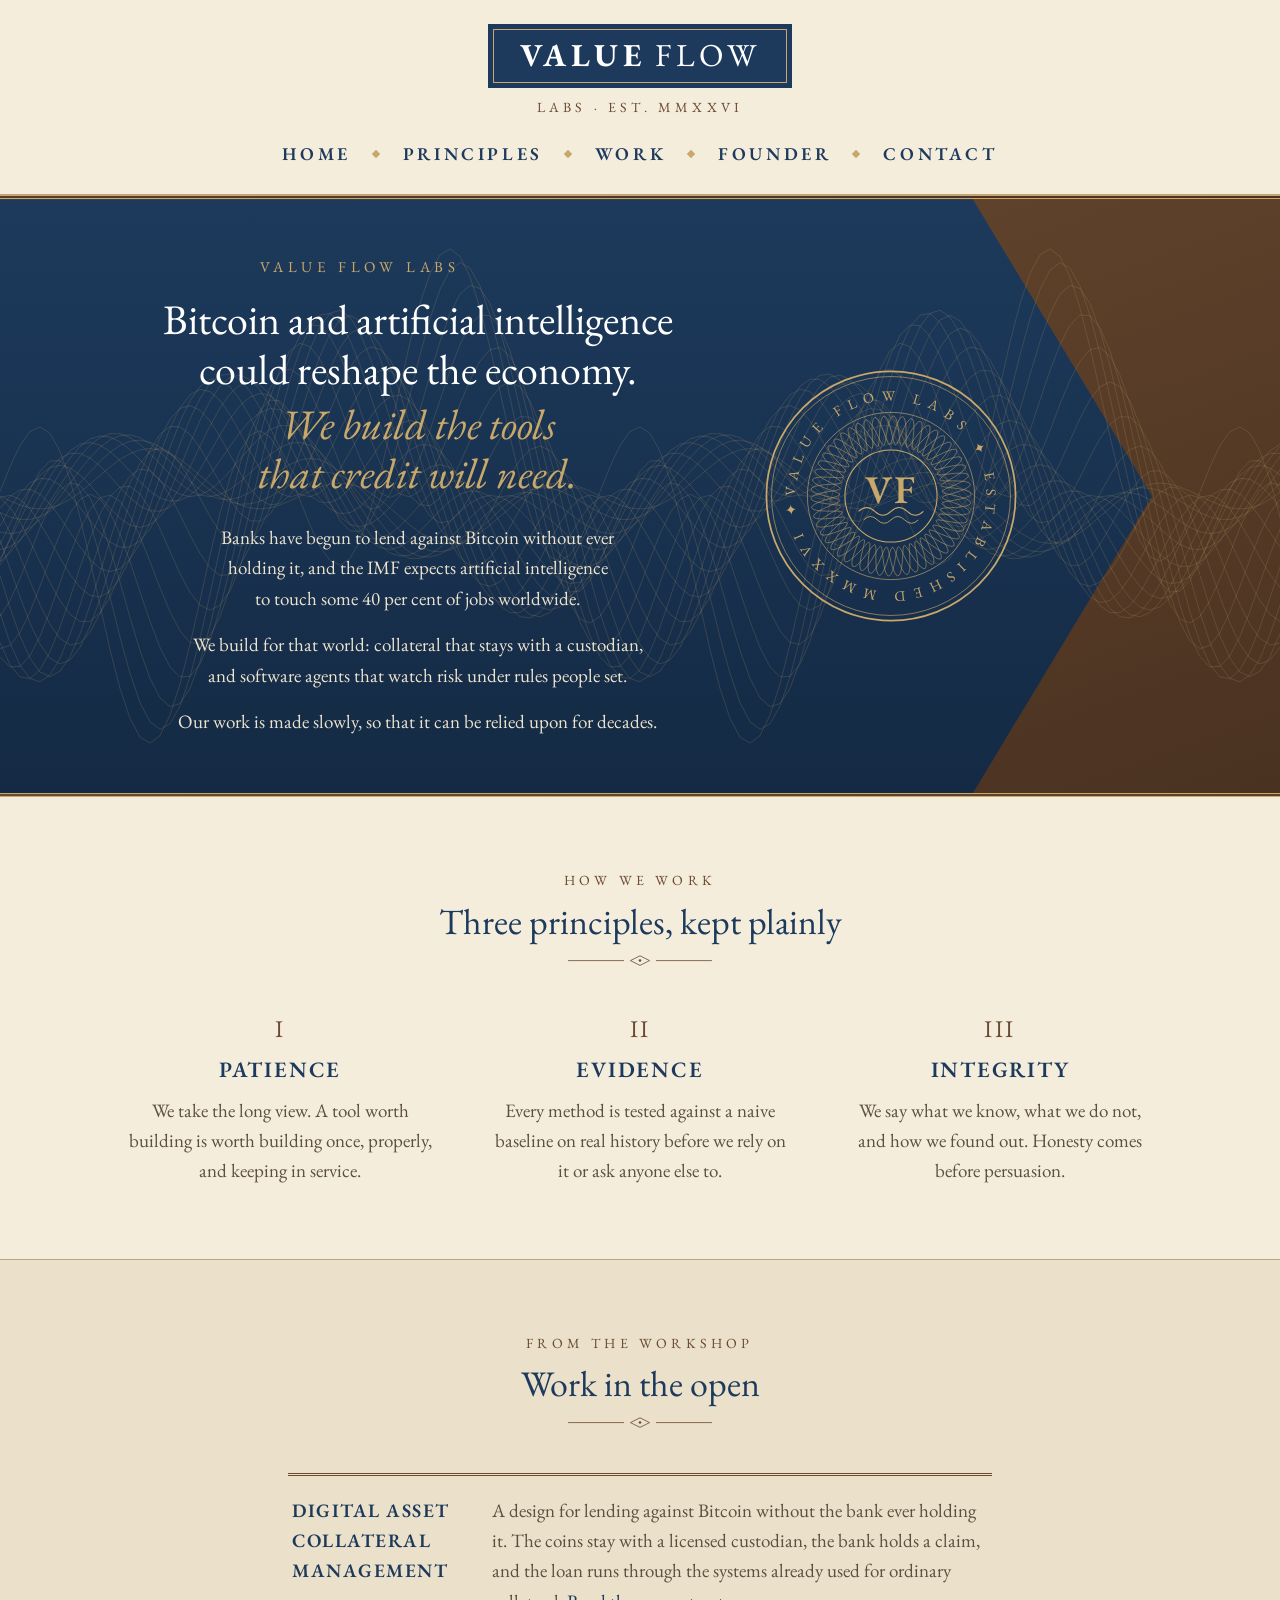
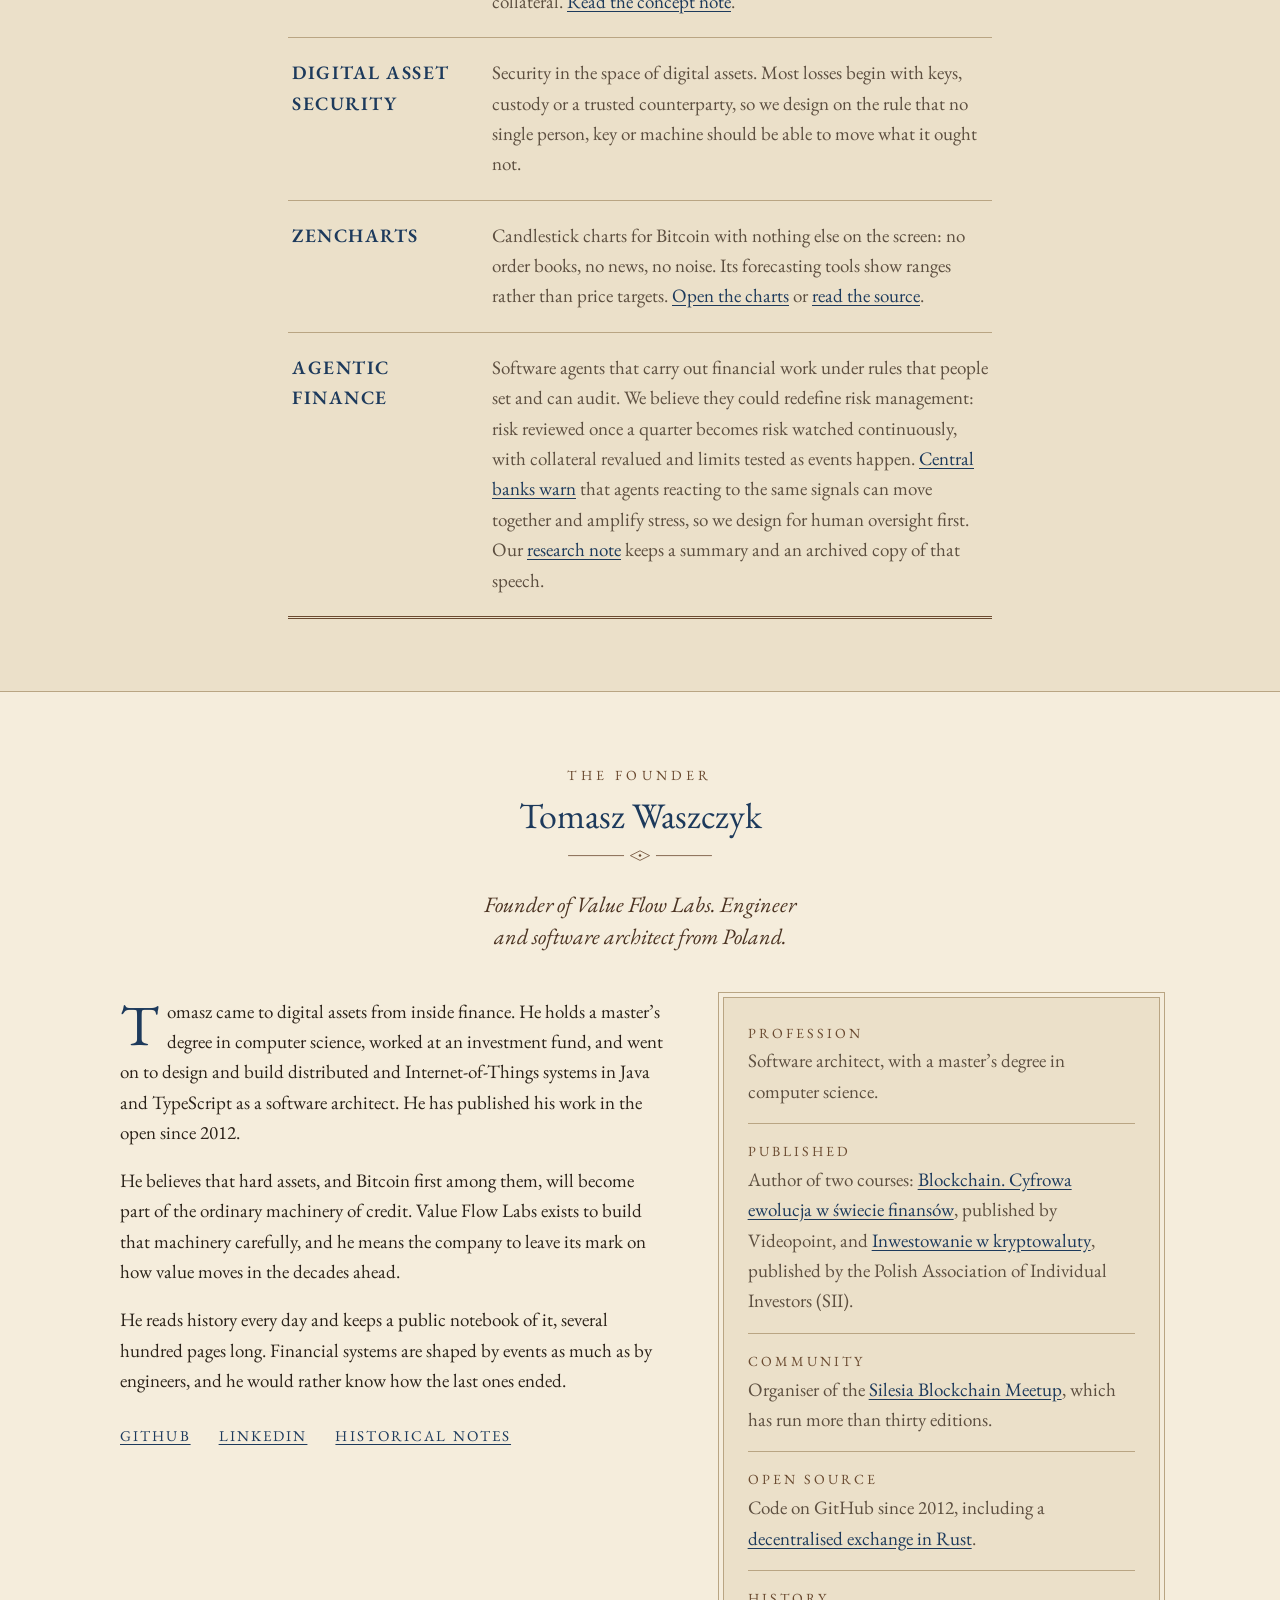
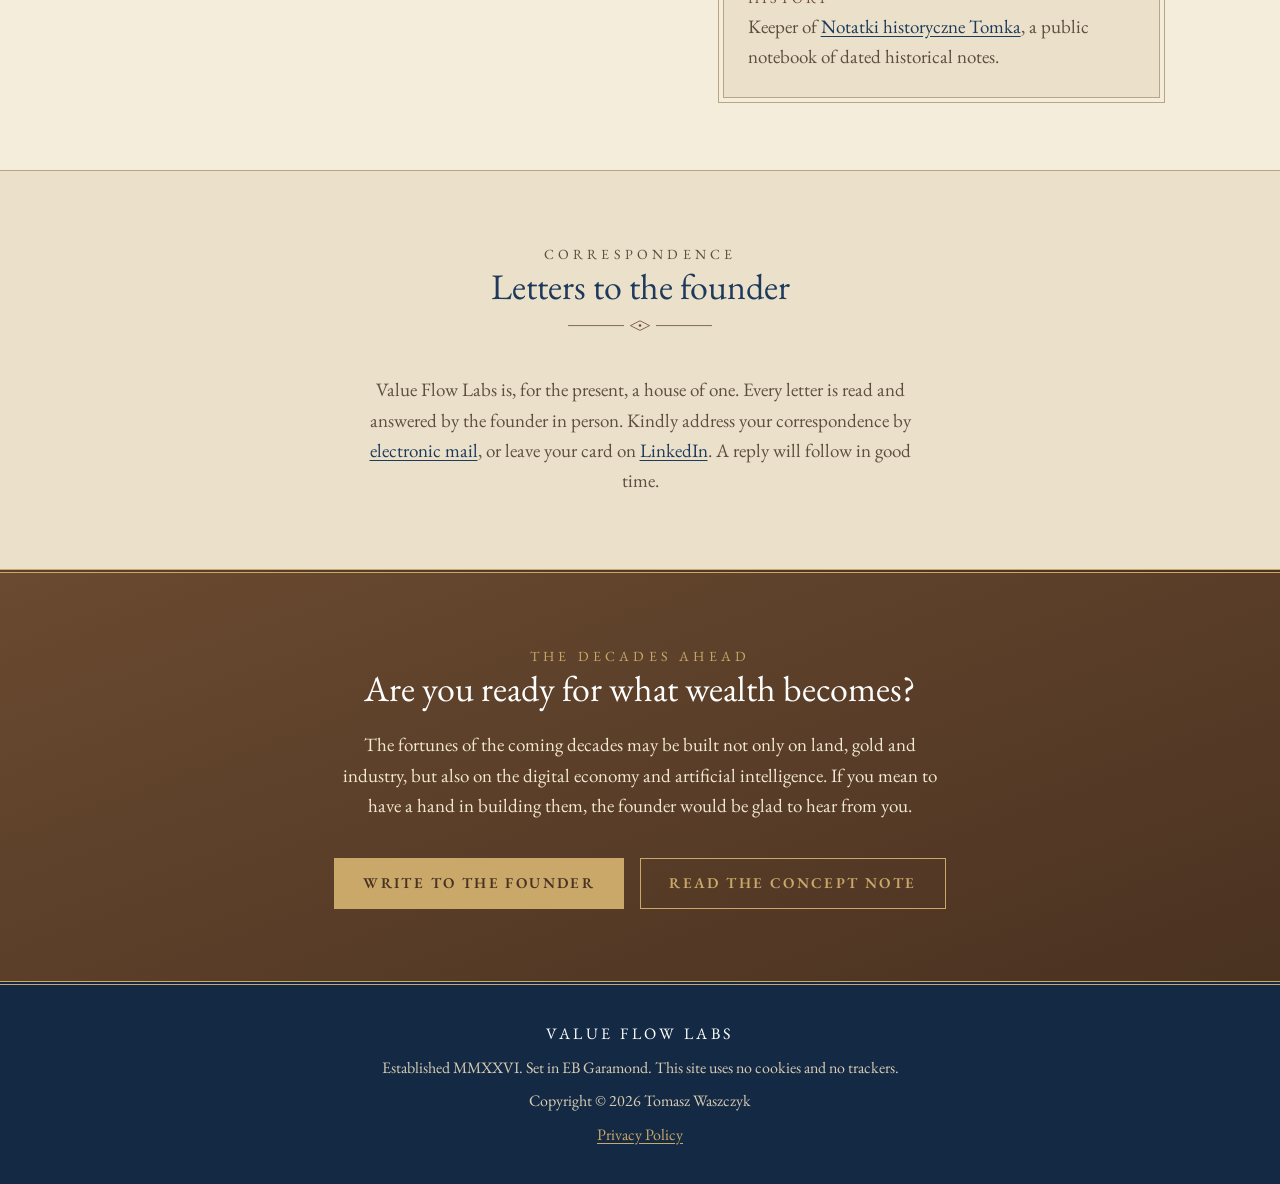
<file: index.html>
<!doctype html>
<html lang="en">
<head>
  <meta charset="utf-8">
  <meta name="viewport" content="width=device-width, initial-scale=1, viewport-fit=cover">
  <title>Value Flow Labs</title>
  <meta name="description" content="Bitcoin and artificial intelligence could reshape the economy. Value Flow Labs builds the tools that credit will need. Established 2026.">
  <meta name="theme-color" content="#1d3a5c">
  <link rel="icon" href="assets/favicon.svg" type="image/svg+xml">
  <link rel="preload" href="assets/fonts/eb-garamond-latin-wght-normal.woff2" as="font" type="font/woff2" crossorigin>
  <link rel="stylesheet" href="style.css?v=13">
  <script src="script.js?v=4" defer></script>
</head>
<body>
  <a class="skip" href="#main">Skip to content</a>

  <header class="masthead" id="top">
    <a class="plate" href="#top" aria-label="Value Flow Labs, home"><span><b>Value</b> Flow</span></a>
    <p class="est">Labs &middot; Est. MMXXVI</p>
    <nav class="nav" aria-label="Main">
      <a href="#top">Home</a>
      <a href="#principles">Principles</a>
      <a href="#work">Work</a>
      <a href="#founder">Founder</a>
      <a href="#contact">Contact</a>
    </nav>
  </header>

  <main id="main">
    <section class="hero" aria-labelledby="hero-title">
      <div class="waves" aria-hidden="true"><i class="wave wave-a"></i><i class="wave wave-b"></i><div class="lens"><div class="lens-inner"><i class="wave wave-a"></i><i class="wave wave-b"></i></div></div></div>
      <div class="wrap">
        <div class="hero-text">
          <p class="hero-kicker">Value Flow Labs</p>
          <h1 id="hero-title">Bitcoin and artificial intelligence could reshape the economy. <em>We build the tools that credit will need.</em></h1>
          <p>Banks have begun to lend against Bitcoin without ever holding it, and the IMF expects artificial intelligence to touch some 40 per cent of jobs worldwide.</p>
          <p>We build for that world: collateral that stays with a custodian, and software agents that watch risk under rules people set.</p>
          <p>Our work is made slowly, so that it can be relied upon for decades.</p>
        </div>

        <svg class="seal" viewBox="0 0 300 300" role="img" aria-label="Seal of Value Flow Labs, established 2026">
          <defs>
            <path id="seal-arc" d="M150,150 m-112,0 a112,112 0 1,1 224,0 a112,112 0 1,1 -224,0"/>
          </defs>
          <g fill="none" stroke="currentColor">
            <circle cx="150" cy="150" r="146" stroke-width="2"/>
            <circle cx="150" cy="150" r="140" stroke-width="0.75"/>
            <circle cx="150" cy="150" r="98" stroke-width="0.75"/>
            <polygon points="227.0,150.0 233.2,151.7 238.6,153.7 242.2,155.8 243.6,157.9 242.7,159.7 239.4,161.3 234.3,162.4 228.0,163.2 221.5,163.6 215.5,163.9 211.0,164.3 208.4,165.0 208.1,166.2 210.0,168.1 213.7,170.7 218.7,173.9 224.2,177.6 229.2,181.4 233.1,184.9 235.1,187.9 235.0,190.0 232.7,191.1 228.6,191.1 223.0,190.1 216.7,188.5 210.5,186.6 205.2,185.0 201.3,184.1 199.3,184.3 199.2,185.8 200.9,188.6 203.9,192.7 207.7,197.7 211.5,203.1 214.6,208.2 216.6,212.5 216.9,215.6 215.6,216.9 212.5,216.6 208.2,214.6 203.1,211.5 197.7,207.7 192.7,203.9 188.6,200.9 185.8,199.2 184.3,199.3 184.1,201.3 185.0,205.2 186.6,210.5 188.5,216.7 190.1,223.0 191.1,228.6 191.1,232.7 190.0,235.0 187.9,235.1 184.9,233.1 181.4,229.2 177.6,224.2 173.9,218.7 170.7,213.7 168.1,210.0 166.2,208.1 165.0,208.4 164.3,211.0 163.9,215.5 163.6,221.5 163.2,228.0 162.4,234.3 161.3,239.4 159.7,242.7 157.9,243.6 155.8,242.2 153.7,238.6 151.7,233.2 150.0,227.0 148.5,220.7 147.3,215.3 146.1,211.5 145.0,209.8 143.6,210.5 142.0,213.4 139.9,218.1 137.5,223.8 134.8,229.8 131.9,235.1 129.1,238.9 126.7,240.8 124.8,240.2 123.6,237.5 123.1,232.7 123.3,226.7 123.9,220.2 124.7,214.0 125.2,208.9 125.3,205.6 124.4,204.3 122.6,205.2 119.7,207.9 115.9,212.0 111.5,216.7 106.9,221.2 102.5,224.8 98.9,226.9 96.4,227.2 95.2,225.4 95.5,221.8 97.1,216.8 99.6,211.0 102.4,205.1 105.2,199.8 107.1,195.7 107.8,193.1 106.9,192.2 104.3,192.9 100.2,194.8 94.9,197.6 89.0,200.4 83.2,202.9 78.2,204.5 74.6,204.8 72.8,203.6 73.1,201.1 75.2,197.5 78.8,193.1 83.3,188.5 88.0,184.1 92.1,180.3 94.8,177.4 95.7,175.6 94.4,174.7 91.1,174.8 86.0,175.3 79.8,176.1 73.3,176.7 67.3,176.9 62.5,176.4 59.8,175.2 59.2,173.3 61.1,170.9 64.9,168.1 70.2,165.2 76.2,162.5 81.9,160.1 86.6,158.0 89.5,156.4 90.2,155.0 88.5,153.9 84.7,152.7 79.3,151.5 73.0,150.0 66.8,148.3 61.4,146.3 57.8,144.2 56.4,142.1 57.3,140.3 60.6,138.7 65.7,137.6 72.0,136.8 78.5,136.4 84.5,136.1 89.0,135.7 91.6,135.0 91.9,133.8 90.0,131.9 86.3,129.3 81.3,126.1 75.8,122.4 70.8,118.6 66.9,115.1 64.9,112.1 65.0,110.0 67.3,108.9 71.4,108.9 77.0,109.9 83.3,111.5 89.5,113.4 94.8,115.0 98.7,115.9 100.7,115.7 100.8,114.2 99.1,111.4 96.1,107.3 92.3,102.3 88.5,96.9 85.4,91.8 83.4,87.5 83.1,84.4 84.4,83.1 87.5,83.4 91.8,85.4 96.9,88.5 102.3,92.3 107.3,96.1 111.4,99.1 114.2,100.8 115.7,100.7 115.9,98.7 115.0,94.8 113.4,89.5 111.5,83.3 109.9,77.0 108.9,71.4 108.9,67.3 110.0,65.0 112.1,64.9 115.1,66.9 118.6,70.8 122.4,75.8 126.1,81.3 129.3,86.3 131.9,90.0 133.8,91.9 135.0,91.6 135.7,89.0 136.1,84.5 136.4,78.5 136.8,72.0 137.6,65.7 138.7,60.6 140.3,57.3 142.1,56.4 144.2,57.8 146.3,61.4 148.3,66.8 150.0,73.0 151.5,79.3 152.7,84.7 153.9,88.5 155.0,90.2 156.4,89.5 158.0,86.6 160.1,81.9 162.5,76.2 165.2,70.2 168.1,64.9 170.9,61.1 173.3,59.2 175.2,59.8 176.4,62.5 176.9,67.3 176.7,73.3 176.1,79.8 175.3,86.0 174.8,91.1 174.7,94.4 175.6,95.7 177.4,94.8 180.3,92.1 184.1,88.0 188.5,83.3 193.1,78.8 197.5,75.2 201.1,73.1 203.6,72.8 204.8,74.6 204.5,78.2 202.9,83.2 200.4,89.0 197.6,94.9 194.8,100.2 192.9,104.3 192.2,106.9 193.1,107.8 195.7,107.1 199.8,105.2 205.1,102.4 211.0,99.6 216.8,97.1 221.8,95.5 225.4,95.2 227.2,96.4 226.9,98.9 224.8,102.5 221.2,106.9 216.7,111.5 212.0,115.9 207.9,119.7 205.2,122.6 204.3,124.4 205.6,125.3 208.9,125.2 214.0,124.7 220.2,123.9 226.7,123.3 232.7,123.1 237.5,123.6 240.2,124.8 240.8,126.7 238.9,129.1 235.1,131.9 229.8,134.8 223.8,137.5 218.1,139.9 213.4,142.0 210.5,143.6 209.8,145.0 211.5,146.1 215.3,147.3 220.7,148.5 227.0,150.0" stroke-width="0.6"/>
            <polygon points="241.7,150.0 237.5,151.8 231.8,153.4 225.4,154.7 219.2,155.8 214.0,156.7 210.6,157.7 209.4,158.8 210.5,160.2 213.7,162.2 218.6,164.6 224.3,167.4 230.0,170.5 234.9,173.7 238.1,176.6 239.3,179.0 238.2,180.7 234.9,181.6 229.8,181.6 223.6,180.9 217.1,179.9 211.2,178.8 206.5,178.0 203.6,178.0 202.7,179.0 203.9,181.1 206.8,184.4 210.9,188.6 215.3,193.4 219.4,198.3 222.5,202.7 224.0,206.2 223.7,208.4 221.4,209.1 217.5,208.2 212.4,206.1 206.6,203.2 201.0,200.0 196.1,197.1 192.4,195.1 190.2,194.7 189.6,195.9 190.5,198.9 192.4,203.4 194.8,209.1 197.3,215.2 199.3,221.0 200.3,225.8 200.1,229.0 198.6,230.2 195.9,229.4 192.2,226.7 188.0,222.6 183.6,217.7 179.6,212.8 176.2,208.8 173.7,206.3 172.1,205.8 171.4,207.5 171.3,211.2 171.7,216.7 172.0,223.0 172.2,229.5 171.9,235.3 171.0,239.6 169.5,241.9 167.5,241.7 165.1,239.3 162.5,234.9 160.0,229.2 157.7,223.1 155.7,217.4 154.0,212.9 152.5,210.4 151.3,210.2 150.0,212.3 148.6,216.4 147.0,222.0 145.1,228.3 142.9,234.3 140.6,239.1 138.4,242.2 136.3,243.0 134.5,241.4 133.3,237.6 132.6,232.1 132.3,225.7 132.2,219.2 132.3,213.5 132.1,209.3 131.4,207.2 130.1,207.3 127.9,209.5 124.9,213.4 121.3,218.4 117.2,223.6 113.2,228.2 109.6,231.5 106.7,232.9 104.8,232.2 104.1,229.4 104.6,224.9 106.1,219.2 108.2,213.0 110.4,207.0 112.2,202.1 113.1,198.6 112.7,197.0 110.9,197.3 107.6,199.1 103.1,202.1 97.8,205.6 92.2,209.0 87.0,211.6 82.9,213.0 80.2,212.8 79.3,211.0 80.2,207.7 82.8,203.3 86.4,198.3 90.6,193.2 94.5,188.6 97.5,184.9 99.0,182.4 98.5,181.2 96.1,181.1 91.8,182.0 86.1,183.4 79.8,184.9 73.5,186.0 68.1,186.5 64.3,186.0 62.6,184.6 63.1,182.3 65.8,179.3 70.2,175.9 75.6,172.5 81.2,169.2 86.2,166.4 89.7,164.1 91.2,162.5 90.4,161.4 87.4,160.6 82.5,160.0 76.4,159.3 69.9,158.4 63.9,157.2 59.2,155.7 56.5,153.9 56.2,152.0 58.3,150.0 62.5,148.2 68.2,146.6 74.6,145.3 80.8,144.2 86.0,143.3 89.4,142.3 90.6,141.2 89.5,139.8 86.3,137.8 81.4,135.4 75.7,132.6 70.0,129.5 65.1,126.3 61.9,123.4 60.7,121.0 61.8,119.3 65.1,118.4 70.2,118.4 76.4,119.1 82.9,120.1 88.8,121.2 93.5,122.0 96.4,122.0 97.3,121.0 96.1,118.9 93.2,115.6 89.1,111.4 84.7,106.6 80.6,101.7 77.5,97.3 76.0,93.8 76.3,91.6 78.6,90.9 82.5,91.8 87.6,93.9 93.4,96.8 99.0,100.0 103.9,102.9 107.6,104.9 109.8,105.3 110.4,104.1 109.5,101.1 107.6,96.6 105.2,90.9 102.7,84.8 100.7,79.0 99.7,74.2 99.9,71.0 101.4,69.8 104.1,70.6 107.8,73.3 112.0,77.4 116.4,82.3 120.4,87.2 123.8,91.2 126.3,93.7 127.9,94.2 128.6,92.5 128.7,88.8 128.3,83.3 128.0,77.0 127.8,70.5 128.1,64.7 129.0,60.4 130.5,58.1 132.5,58.3 134.9,60.7 137.5,65.1 140.0,70.8 142.3,76.9 144.3,82.6 146.0,87.1 147.5,89.6 148.7,89.8 150.0,87.7 151.4,83.6 153.0,78.0 154.9,71.7 157.1,65.7 159.4,60.9 161.6,57.8 163.7,57.0 165.5,58.6 166.7,62.4 167.4,67.9 167.7,74.3 167.8,80.8 167.7,86.5 167.9,90.7 168.6,92.8 169.9,92.7 172.1,90.5 175.1,86.6 178.7,81.6 182.8,76.4 186.8,71.8 190.4,68.5 193.3,67.1 195.2,67.8 195.9,70.6 195.4,75.1 193.9,80.8 191.8,87.0 189.6,93.0 187.8,97.9 186.9,101.4 187.3,103.0 189.1,102.7 192.4,100.9 196.9,97.9 202.2,94.4 207.8,91.0 213.0,88.4 217.1,87.0 219.8,87.2 220.7,89.0 219.8,92.3 217.2,96.7 213.6,101.7 209.4,106.8 205.5,111.4 202.5,115.1 201.0,117.6 201.5,118.8 203.9,118.9 208.2,118.0 213.9,116.6 220.2,115.1 226.5,114.0 231.9,113.5 235.7,114.0 237.4,115.4 236.9,117.7 234.2,120.7 229.8,124.1 224.4,127.5 218.8,130.8 213.8,133.6 210.3,135.9 208.8,137.5 209.6,138.6 212.6,139.4 217.5,140.0 223.6,140.7 230.1,141.6 236.1,142.8 240.8,144.3 243.5,146.1 243.8,148.0 241.7,150.0" stroke-width="0.6"/>
            <polygon points="212.3,150.0 210.2,151.3 210.4,152.5 212.9,154.0 217.4,155.7 223.1,157.7 229.2,160.0 234.9,162.5 239.3,165.1 241.7,167.5 241.9,169.5 239.6,171.0 235.3,171.9 229.5,172.2 223.0,172.0 216.7,171.7 211.2,171.3 207.5,171.4 205.8,172.1 206.3,173.7 208.8,176.2 212.8,179.6 217.7,183.6 222.6,188.0 226.7,192.2 229.4,195.9 230.2,198.6 229.0,200.1 225.8,200.3 221.0,199.3 215.2,197.3 209.1,194.8 203.4,192.4 198.9,190.5 195.9,189.6 194.7,190.2 195.1,192.4 197.1,196.1 200.0,201.0 203.2,206.6 206.1,212.4 208.2,217.5 209.1,221.4 208.4,223.7 206.2,224.0 202.7,222.5 198.3,219.4 193.4,215.3 188.6,210.9 184.4,206.8 181.1,203.9 179.0,202.7 178.0,203.6 178.0,206.5 178.8,211.2 179.9,217.1 180.9,223.6 181.6,229.8 181.6,234.9 180.7,238.2 179.0,239.3 176.6,238.1 173.7,234.9 170.5,230.0 167.4,224.3 164.6,218.6 162.2,213.7 160.2,210.5 158.8,209.4 157.7,210.6 156.7,214.0 155.8,219.2 154.7,225.4 153.4,231.8 151.8,237.5 150.0,241.7 148.0,243.8 146.1,243.5 144.3,240.8 142.8,236.1 141.6,230.1 140.7,223.6 140.0,217.5 139.4,212.6 138.6,209.6 137.5,208.8 135.9,210.3 133.6,213.8 130.8,218.8 127.5,224.4 124.1,229.8 120.7,234.2 117.7,236.9 115.4,237.4 114.0,235.7 113.5,231.9 114.0,226.5 115.1,220.2 116.6,213.9 118.0,208.2 118.9,203.9 118.8,201.5 117.6,201.0 115.1,202.5 111.4,205.5 106.8,209.4 101.7,213.6 96.7,217.2 92.3,219.8 89.0,220.7 87.2,219.8 87.0,217.1 88.4,213.0 91.0,207.8 94.4,202.2 97.9,196.9 100.9,192.4 102.7,189.1 103.0,187.3 101.4,186.9 97.9,187.8 93.0,189.6 87.0,191.8 80.8,193.9 75.1,195.4 70.6,195.9 67.8,195.2 67.1,193.3 68.5,190.4 71.8,186.8 76.4,182.8 81.6,178.7 86.6,175.1 90.5,172.1 92.7,169.9 92.8,168.6 90.7,167.9 86.5,167.7 80.8,167.8 74.3,167.7 67.9,167.4 62.4,166.7 58.6,165.5 57.0,163.7 57.8,161.6 60.9,159.4 65.7,157.1 71.7,154.9 78.0,153.0 83.6,151.4 87.7,150.0 89.8,148.7 89.6,147.5 87.1,146.0 82.6,144.3 76.9,142.3 70.8,140.0 65.1,137.5 60.7,134.9 58.3,132.5 58.1,130.5 60.4,129.0 64.7,128.1 70.5,127.8 77.0,128.0 83.3,128.3 88.8,128.7 92.5,128.6 94.2,127.9 93.7,126.3 91.2,123.8 87.2,120.4 82.3,116.4 77.4,112.0 73.3,107.8 70.6,104.1 69.8,101.4 71.0,99.9 74.2,99.7 79.0,100.7 84.8,102.7 90.9,105.2 96.6,107.6 101.1,109.5 104.1,110.4 105.3,109.8 104.9,107.6 102.9,103.9 100.0,99.0 96.8,93.4 93.9,87.6 91.8,82.5 90.9,78.6 91.6,76.3 93.8,76.0 97.3,77.5 101.7,80.6 106.6,84.7 111.4,89.1 115.6,93.2 118.9,96.1 121.0,97.3 122.0,96.4 122.0,93.5 121.2,88.8 120.1,82.9 119.1,76.4 118.4,70.2 118.4,65.1 119.3,61.8 121.0,60.7 123.4,61.9 126.3,65.1 129.5,70.0 132.6,75.7 135.4,81.4 137.8,86.3 139.8,89.5 141.2,90.6 142.3,89.4 143.3,86.0 144.2,80.8 145.3,74.6 146.6,68.2 148.2,62.5 150.0,58.3 152.0,56.2 153.9,56.5 155.7,59.2 157.2,63.9 158.4,69.9 159.3,76.4 160.0,82.5 160.6,87.4 161.4,90.4 162.5,91.2 164.1,89.7 166.4,86.2 169.2,81.2 172.5,75.6 175.9,70.2 179.3,65.8 182.3,63.1 184.6,62.6 186.0,64.3 186.5,68.1 186.0,73.5 184.9,79.8 183.4,86.1 182.0,91.8 181.1,96.1 181.2,98.5 182.4,99.0 184.9,97.5 188.6,94.5 193.2,90.6 198.3,86.4 203.3,82.8 207.7,80.2 211.0,79.3 212.8,80.2 213.0,82.9 211.6,87.0 209.0,92.2 205.6,97.8 202.1,103.1 199.1,107.6 197.3,110.9 197.0,112.7 198.6,113.1 202.1,112.2 207.0,110.4 213.0,108.2 219.2,106.1 224.9,104.6 229.4,104.1 232.2,104.8 232.9,106.7 231.5,109.6 228.2,113.2 223.6,117.2 218.4,121.3 213.4,124.9 209.5,127.9 207.3,130.1 207.2,131.4 209.3,132.1 213.5,132.3 219.2,132.2 225.7,132.3 232.1,132.6 237.6,133.3 241.4,134.5 243.0,136.3 242.2,138.4 239.1,140.6 234.3,142.9 228.3,145.1 222.0,147.0 216.4,148.6 212.3,150.0" stroke-width="0.6"/>
            <circle cx="150" cy="150" r="54" stroke-width="1.25"/>
            <path d="M112,168 q9.5,-9 19,0 t19,0 t19,0 t19,0" stroke-width="1.25"/>
            <path d="M118,178 q8,-8 16,0 t16,0 t16,0 t16,0" stroke-width="1"/>
          </g>
          <text fill="currentColor" font-family="'EB Garamond', Georgia, serif" font-size="17">
            <textPath href="#seal-arc" startOffset="0" textLength="696">VALUE FLOW LABS ✦ ESTABLISHED MMXXVI ✦</textPath>
          </text>
          <text x="150" y="158" text-anchor="middle" fill="currentColor" font-family="'EB Garamond', Georgia, serif" font-size="46" font-weight="600" letter-spacing="2">VF</text>
        </svg>
      </div>
    </section>

    <section class="section" id="principles" aria-labelledby="principles-title">
      <div class="wrap">
        <p class="kicker">How we work</p>
        <h2 id="principles-title">Three principles, kept plainly</h2>
        <svg class="ornament" viewBox="0 0 180 14" aria-hidden="true">
          <g fill="none" stroke="currentColor" stroke-width="1">
            <path d="M0,7 H70"/><path d="M110,7 H180"/>
            <path d="M78,7 l12,-6 l12,6 l-12,6 z"/>
          </g>
          <circle cx="90" cy="7" r="1.6" fill="currentColor"/>
        </svg>

        <ol class="principles">
          <li>
            <span class="numeral" aria-hidden="true">I</span>
            <h3>Patience</h3>
            <p>We take the long view. A tool worth building is worth building once, properly, and keeping in service.</p>
          </li>
          <li>
            <span class="numeral" aria-hidden="true">II</span>
            <h3>Evidence</h3>
            <p>Every method is tested against a naive baseline on real history before we rely on it or ask anyone else to.</p>
          </li>
          <li>
            <span class="numeral" aria-hidden="true">III</span>
            <h3>Integrity</h3>
            <p>We say what we know, what we do not, and how we found out. Honesty comes before persuasion.</p>
          </li>
        </ol>
      </div>
    </section>

    <section class="section shade" id="work" aria-labelledby="work-title">
      <div class="wrap">
        <p class="kicker">From the workshop</p>
        <h2 id="work-title">Work in the open</h2>
        <svg class="ornament" viewBox="0 0 180 14" aria-hidden="true">
          <g fill="none" stroke="currentColor" stroke-width="1">
            <path d="M0,7 H70"/><path d="M110,7 H180"/>
            <path d="M78,7 l12,-6 l12,6 l-12,6 z"/>
          </g>
          <circle cx="90" cy="7" r="1.6" fill="currentColor"/>
        </svg>

        <dl class="ledger">
          <div>
            <dt>Digital Asset Collateral Management</dt>
            <dd>A design for lending against Bitcoin without the bank ever holding it. The coins stay with a licensed custodian, the bank holds a claim, and the loan runs through the systems already used for ordinary collateral. <a href="https://github.com/TomaszWaszczyk/digital-asset-collateral-management-system">Read the concept note</a>.</dd>
          </div>
          <div>
            <dt>Digital Asset Security</dt>
            <dd>Security in the space of digital assets. Most losses begin with keys, custody or a trusted counterparty, so we design on the rule that no single person, key or machine should be able to move what it ought not.</dd>
          </div>
          <div>
            <dt>ZenCharts</dt>
            <dd>Candlestick charts for Bitcoin with nothing else on the screen: no order books, no news, no noise. Its forecasting tools show ranges rather than price targets. <a href="https://zencharts.vercel.app/">Open the charts</a> or <a href="https://github.com/valueflowlabs/zencharts">read the source</a>.</dd>
          </div>
          <div>
            <dt>Agentic Finance</dt>
            <dd>Software agents that carry out financial work under rules that people set and can audit. We believe they could redefine risk management: risk reviewed once a quarter becomes risk watched continuously, with collateral revalued and limits tested as events happen. <a href="https://www.bankofengland.co.uk/speech/2026/june/sarah-breeden-panel-at-the-european-central-bank-forum-on-central-banking-2026">Central banks warn</a> that agents reacting to the same signals can move together and amplify stress, so we design for human oversight first. Our <a href="https://github.com/valueflowlabs/research/blob/main/sources/2026-06-30-bank-of-england-breeden-agents-of-change.md">research note</a> keeps a summary and an archived copy of that speech.</dd>
          </div>
        </dl>
      </div>
    </section>

    <section class="section" id="founder" aria-labelledby="founder-title">
      <div class="wrap">
        <p class="kicker">The founder</p>
        <h2 id="founder-title">Tomasz Waszczyk</h2>
        <svg class="ornament" viewBox="0 0 180 14" aria-hidden="true">
          <g fill="none" stroke="currentColor" stroke-width="1">
            <path d="M0,7 H70"/><path d="M110,7 H180"/>
            <path d="M78,7 l12,-6 l12,6 l-12,6 z"/>
          </g>
          <circle cx="90" cy="7" r="1.6" fill="currentColor"/>
        </svg>

        <p class="lead">Founder of Value Flow Labs. Engineer and software architect from Poland.</p>

        <div class="founder">
          <div class="prose">
            <p>Tomasz came to digital assets from inside finance. He holds a master’s degree in computer science, worked at an investment fund, and went on to design and build distributed and Internet-of-Things systems in Java and TypeScript as a software architect. He has published his work in the open since 2012.</p>
            <p>He believes that hard assets, and Bitcoin first among them, will become part of the ordinary machinery of credit. Value Flow Labs exists to build that machinery carefully, and he means the company to leave its mark on how value moves in the decades ahead.</p>
            <p>He reads history every day and keeps a public notebook of it, several hundred pages long. Financial systems are shaped by events as much as by engineers, and he would rather know how the last ones ended.</p>
            <p class="links">
              <a href="https://github.com/TomaszWaszczyk">GitHub</a>
              <a href="https://www.linkedin.com/in/tomaszwaszczyk">LinkedIn</a>
              <a href="https://notatki-historyczne-tomka.netlify.app/">Historical notes</a>
            </p>
          </div>

          <dl class="record">
            <div>
              <dt>Profession</dt>
              <dd>Software architect, with a master’s degree in computer science.</dd>
            </div>
            <div>
              <dt>Published</dt>
              <dd>Author of two courses: <a href="https://videopoint.pl/kurs/blockchain-kurs-video-cyfrowa-ewolucja-w-swiecie-finansow-tomasz-waszczyk,vwszdf.htm" lang="pl">Blockchain. Cyfrowa ewolucja w świecie finansów</a>, published by Videopoint, and <a href="https://www.kursinwestowaniewkryptowaluty.pl" lang="pl">Inwestowanie w kryptowaluty</a>, published by the Polish Association of Individual Investors (SII).</dd>
            </div>
            <div>
              <dt>Community</dt>
              <dd>Organiser of the <a href="https://github.com/TomaszWaszczyk/digital-assets-association-poland">Silesia Blockchain Meetup</a>, which has run more than thirty editions.</dd>
            </div>
            <div>
              <dt>Open source</dt>
              <dd>Code on GitHub since 2012, including a <a href="https://github.com/TomaszWaszczyk/ink-automated-market-maker">decentralised exchange in Rust</a>.</dd>
            </div>
            <div>
              <dt>History</dt>
              <dd>Keeper of <a href="https://notatki-historyczne-tomka.netlify.app/" lang="pl">Notatki historyczne Tomka</a>, a public notebook of dated historical notes.</dd>
            </div>
          </dl>
        </div>
      </div>
    </section>

    <section class="section shade contact" id="contact" aria-labelledby="contact-title">
      <div class="wrap">
        <p class="kicker">Correspondence</p>
        <h2 id="contact-title">Letters to the founder</h2>
        <svg class="ornament" viewBox="0 0 180 14" aria-hidden="true">
          <g fill="none" stroke="currentColor" stroke-width="1">
            <path d="M0,7 H70"/><path d="M110,7 H180"/>
            <path d="M78,7 l12,-6 l12,6 l-12,6 z"/>
          </g>
          <circle cx="90" cy="7" r="1.6" fill="currentColor"/>
        </svg>
        <p>Value Flow Labs is, for the present, a house of one. Every letter is read and answered by the founder in person. Kindly address your correspondence by <a href="mailto:tomasz_waszczyk@icloud.com">electronic mail</a>, or leave your card on <a href="https://www.linkedin.com/in/tomaszwaszczyk">LinkedIn</a>. A reply will follow in good time.</p>
      </div>
    </section>
    <section class="closing" id="future" aria-labelledby="future-title">
      <div class="wrap">
        <p class="kicker">The decades ahead</p>
        <h2 id="future-title">Are you ready for what wealth becomes?</h2>
        <p>The fortunes of the coming decades may be built not only on land, gold and industry, but also on the digital economy and artificial intelligence. If you mean to have a hand in building them, the founder would be glad to hear from you.</p>
        <p class="actions">
          <a class="button" href="mailto:tomasz_waszczyk@icloud.com">Write to the founder</a>
          <a class="button button-quiet" href="https://github.com/TomaszWaszczyk/digital-asset-collateral-management-system">Read the concept note</a>
        </p>
      </div>
    </section>
  </main>

  <footer class="colophon">
    <p class="name">Value Flow Labs</p>
    <p>Established MMXXVI. Set in EB Garamond. This site uses no cookies and no trackers.</p>
    <p>Copyright &copy; 2026 Tomasz Waszczyk</p>
    <p><a href="privacy.html">Privacy Policy</a></p>
  </footer>
</body>
</html>
</file>
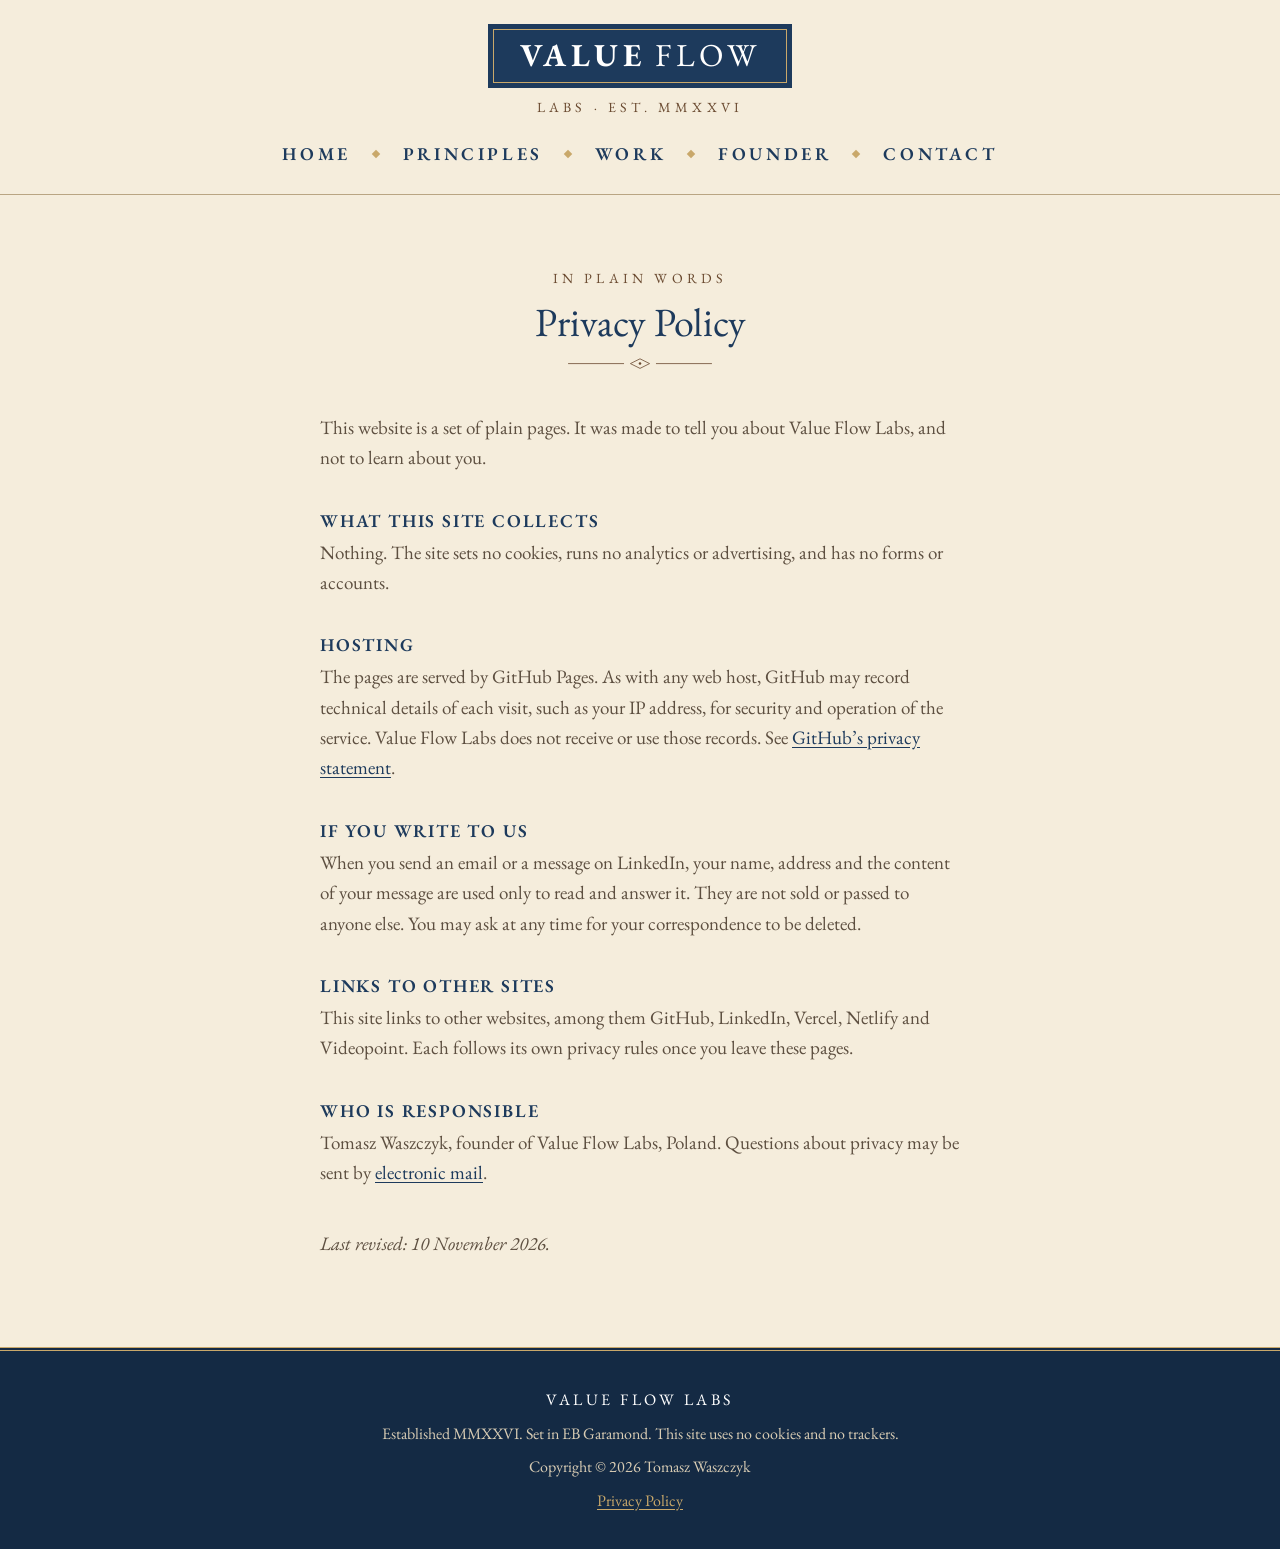
<file: privacy.html>
<!doctype html>
<html lang="en">
<head>
  <meta charset="utf-8">
  <meta name="viewport" content="width=device-width, initial-scale=1, viewport-fit=cover">
  <title>Privacy Policy · Value Flow Labs</title>
  <meta name="description" content="Privacy policy of the Value Flow Labs website.">
  <meta name="theme-color" content="#1d3a5c">
  <link rel="icon" href="assets/favicon.svg" type="image/svg+xml">
  <link rel="preload" href="assets/fonts/eb-garamond-latin-wght-normal.woff2" as="font" type="font/woff2" crossorigin>
  <link rel="stylesheet" href="style.css?v=13">
</head>
<body>
  <a class="skip" href="#main">Skip to content</a>

  <header class="masthead" id="top">
    <a class="plate" href="./" aria-label="Value Flow Labs, home"><span><b>Value</b> Flow</span></a>
    <p class="est">Labs &middot; Est. MMXXVI</p>
    <nav class="nav" aria-label="Main">
      <a href="./">Home</a>
      <a href="./#principles">Principles</a>
      <a href="./#work">Work</a>
      <a href="./#founder">Founder</a>
      <a href="./#contact">Contact</a>
    </nav>
  </header>

  <main id="main">
    <section class="section">
      <div class="wrap">
        <p class="kicker">In plain words</p>
        <h1 class="page-title">Privacy Policy</h1>
        <svg class="ornament" viewBox="0 0 180 14" aria-hidden="true">
          <g fill="none" stroke="currentColor" stroke-width="1">
            <path d="M0,7 H70"/><path d="M110,7 H180"/>
            <path d="M78,7 l12,-6 l12,6 l-12,6 z"/>
          </g>
          <circle cx="90" cy="7" r="1.6" fill="currentColor"/>
        </svg>

        <div class="policy">
          <p>This website is a set of plain pages. It was made to tell you about Value Flow Labs, and not to learn about you.</p>

          <h2>What this site collects</h2>
          <p>Nothing. The site sets no cookies, runs no analytics or advertising, and has no forms or accounts.</p>

          <h2>Hosting</h2>
          <p>The pages are served by GitHub Pages. As with any web host, GitHub may record technical details of each visit, such as your IP address, for security and operation of the service. Value Flow Labs does not receive or use those records. See <a href="https://docs.github.com/en/site-policy/privacy-policies/github-general-privacy-statement">GitHub&rsquo;s privacy statement</a>.</p>

          <h2>If you write to us</h2>
          <p>When you send an email or a message on LinkedIn, your name, address and the content of your message are used only to read and answer it. They are not sold or passed to anyone else. You may ask at any time for your correspondence to be deleted.</p>

          <h2>Links to other sites</h2>
          <p>This site links to other websites, among them GitHub, LinkedIn, Vercel, Netlify and Videopoint. Each follows its own privacy rules once you leave these pages.</p>

          <h2>Who is responsible</h2>
          <p>Tomasz Waszczyk, founder of Value Flow Labs, Poland. Questions about privacy may be sent by <a href="mailto:tomasz_waszczyk@icloud.com">electronic mail</a>.</p>

          <p class="dated">Last revised: 10 November 2026.</p>
        </div>
      </div>
    </section>
  </main>

  <footer class="colophon">
    <p class="name">Value Flow Labs</p>
    <p>Established MMXXVI. Set in EB Garamond. This site uses no cookies and no trackers.</p>
    <p>Copyright &copy; 2026 Tomasz Waszczyk</p>
    <p><a href="privacy.html">Privacy Policy</a></p>
  </footer>
</body>
</html>
</file>
<file: style.css>
/* Value Flow Labs — plain CSS, no build step. */

@font-face {
  font-family: "EB Garamond";
  src: url("assets/fonts/eb-garamond-latin-ext-wght-normal.woff2") format("woff2");
  font-weight: 400 800;
  font-style: normal;
  font-display: swap;
  unicode-range: U+0100-02BA, U+02BD-02C5, U+02C7-02CC, U+02CE-02D7, U+02DD-02FF,
    U+0304, U+0308, U+0329, U+1D00-1DBF, U+1E00-1E9F, U+1EF2-1EFF, U+2020,
    U+20A0-20AB, U+20AD-20C0, U+2113, U+2C60-2C7F, U+A720-A7FF;
}
@font-face {
  font-family: "EB Garamond";
  src: url("assets/fonts/eb-garamond-latin-wght-normal.woff2") format("woff2");
  font-weight: 400 800;
  font-style: normal;
  font-display: swap;
  unicode-range: U+0000-00FF, U+0131, U+0152-0153, U+02BB-02BC, U+02C6, U+02DA,
    U+02DC, U+0304, U+0308, U+0329, U+2000-206F, U+20AC, U+2122, U+2191, U+2193,
    U+2212, U+2215, U+FEFF, U+FFFD;
}
@font-face {
  font-family: "EB Garamond";
  src: url("assets/fonts/eb-garamond-latin-ext-wght-italic.woff2") format("woff2");
  font-weight: 400 800;
  font-style: italic;
  font-display: swap;
  unicode-range: U+0100-02BA, U+02BD-02C5, U+02C7-02CC, U+02CE-02D7, U+02DD-02FF,
    U+0304, U+0308, U+0329, U+1D00-1DBF, U+1E00-1E9F, U+1EF2-1EFF, U+2020,
    U+20A0-20AB, U+20AD-20C0, U+2113, U+2C60-2C7F, U+A720-A7FF;
}
@font-face {
  font-family: "EB Garamond";
  src: url("assets/fonts/eb-garamond-latin-wght-italic.woff2") format("woff2");
  font-weight: 400 800;
  font-style: italic;
  font-display: swap;
  unicode-range: U+0000-00FF, U+0131, U+0152-0153, U+02BB-02BC, U+02C6, U+02DA,
    U+02DC, U+0304, U+0308, U+0329, U+2000-206F, U+20AC, U+2122, U+2191, U+2193,
    U+2212, U+2215, U+FEFF, U+FFFD;
}

:root {
  --blue: #1d3a5c;
  --blue-deep: #142a44;
  --brown: #6a4a30;
  --brown-deep: #4a3221;
  --brass: #c9a86a;
  --paper: #f5eddc;
  --paper-shade: #ebe0c9;
  --ink: #2b2219;
  --ink-soft: #5d4f40;
  --rule: #b9a583;
  --serif: "EB Garamond", "Iowan Old Style", "Palatino Linotype", Palatino,
    "Book Antiqua", Georgia, serif;
}

* { box-sizing: border-box; }

html {
  -webkit-text-size-adjust: 100%;
  text-size-adjust: 100%;
}

img, svg { max-width: 100%; }

dd, p { overflow-wrap: break-word; }

html { scroll-behavior: smooth; }

body {
  margin: 0;
  background: var(--paper);
  color: var(--ink);
  font-family: var(--serif);
  font-size: 1.1875rem;
  line-height: 1.6;
  -webkit-font-smoothing: antialiased;
}

a { color: var(--blue); text-underline-offset: 0.18em; }
a:hover { color: var(--brown); }

.wrap {
  max-width: 68rem;
  margin: 0 auto;
  padding: 0 1.5rem;
  padding-left: max(1.5rem, env(safe-area-inset-left));
  padding-right: max(1.5rem, env(safe-area-inset-right));
}

.skip {
  position: absolute;
  left: -999rem;
}
.skip:focus {
  left: 1rem;
  top: 1rem;
  background: var(--paper);
  padding: 0.5rem 1rem;
  z-index: 10;
}

/* ---------- Masthead ---------- */

.masthead {
  text-align: center;
  padding: 1.5rem 1.5rem 1.25rem;
  border-bottom: 1px solid var(--rule);
}

.plate {
  display: inline-block;
  background: var(--blue);
  color: #fff;
  text-decoration: none;
  padding: 0.3rem;
}
.plate:hover { color: #fff; background: var(--blue-deep); }
.plate span {
  display: block;
  border: 1px solid var(--brass);
  padding: 0.5rem 1.6rem 0.55rem;
  font-size: 2rem;
  line-height: 1.1;
  letter-spacing: 0.14em;
  text-transform: uppercase;
  font-weight: 400;
}
.plate b { font-weight: 700; }

.masthead .est {
  margin: 0.55rem 0 0;
  font-size: 0.875rem;
  letter-spacing: 0.3em;
  text-transform: uppercase;
  color: var(--brown);
}

.nav {
  margin-top: 1rem;
  display: flex;
  flex-wrap: wrap;
  justify-content: center;
  align-items: center;
  gap: 0.25rem 0;
}
.nav a {
  color: var(--blue);
  text-decoration: none;
  font-weight: 600;
  text-transform: uppercase;
  letter-spacing: 0.2em;
  font-size: 1.125rem;
  padding: 0.3rem 0;
  border-bottom: 1px solid transparent;
  transition: color 0.2s ease, border-color 0.2s ease;
}
.nav a:hover { color: var(--brown); border-bottom-color: var(--brass); }
/* A small brass lozenge between entries, as on an old title page. */
.nav a + a { margin-left: 3.25rem; position: relative; }
.nav a + a::before {
  content: "";
  position: absolute;
  left: -1.875rem;
  top: 50%;
  width: 0.375rem;
  height: 0.375rem;
  background: var(--brass);
  transform: translateY(-50%) rotate(45deg);
}

/* ---------- Hero ---------- */

.hero {
  position: relative;
  color: #fff;
  background: linear-gradient(160deg, var(--brown) 0%, var(--brown-deep) 100%);
  border-top: 4px double var(--brass);
  border-bottom: 4px double var(--brass);
  overflow: hidden;
}

/* The blue panel points to the right: the direction of flow. */
.hero::before {
  content: "";
  position: absolute;
  inset: 0;
  background: linear-gradient(180deg, var(--blue) 0%, var(--blue-deep) 100%);
  clip-path: polygon(0 0, 76% 0, 90% 50%, 76% 100%, 0 100%);
}

/* The waves are two interleaved sets of lines that drift slowly in opposite
   directions, so the lines weave through each other. Each tile is exactly one
   wave period wide (600px), which makes the loop seamless. They move only
   while the pointer is over the hero, and for a few seconds on arrival. */
.waves {
  position: absolute;
  inset: 0;
  overflow: hidden;
  pointer-events: none;
}
.wave {
  position: absolute;
  top: 0;
  bottom: 0;
  left: 0;
  width: calc(100% + 600px);
  background-repeat: repeat-x;
  background-size: 600px 100%;
  animation: drift 96s linear infinite paused;
  will-change: transform;
}
.wave-a { background-image: url("assets/waves-a.svg"); }
.wave-b {
  background-image: url("assets/waves-b.svg");
  animation-duration: 128s;
  animation-direction: reverse;
}
.hero:hover .wave,
.hero.is-flowing .wave { animation-play-state: running; }

/* The lens: a soft-edged window that follows the pointer and shows a brighter
   copy of the same waves, so only the lines near the cursor light up. The
   copy drifts in step with the waves beneath it and pulses gently. */
.lens {
  position: absolute;
  left: 0;
  top: 0;
  width: 12rem;
  height: 12rem;
  overflow: hidden;
  border-radius: 50%;
  -webkit-mask-image: radial-gradient(closest-side, #000 25%, transparent);
  mask-image: radial-gradient(closest-side, #000 25%, transparent);
  opacity: 0;
  transition: opacity 0.4s ease;
  will-change: transform, opacity;
}
.hero.is-lit .lens { opacity: 1; }
.lens-inner {
  position: absolute;
  left: 0;
  top: 0;
  will-change: transform;
}
.hero.is-lit .lens-inner { animation: pulse 1.8s ease-in-out infinite alternate; }
.lens .wave-a { background-image: url("assets/waves-a-lit.svg"); }
.lens .wave-b { background-image: url("assets/waves-b-lit.svg"); }

@keyframes pulse {
  from { opacity: 0.6; }
  to { opacity: 1; }
}

@keyframes drift {
  from { transform: translate3d(0, 0, 0); }
  to { transform: translate3d(-600px, 0, 0); }
}

@media (prefers-reduced-motion: reduce) {
  .wave { animation: none; }
  .lens { display: none; }
}

.hero .wrap {
  position: relative;
  display: grid;
  grid-template-columns: minmax(0, 1.5fr) minmax(0, 1fr);
  align-items: center;
  gap: 3rem;
  min-height: 31rem;
  padding-top: 3.5rem;
  padding-bottom: 3.5rem;
}

.hero-text { text-align: center; }

.hero-kicker {
  margin: 0 0 1rem !important;
  font-size: 0.9375rem;
  letter-spacing: 0.32em;
  text-transform: uppercase;
  color: var(--brass) !important;
}

.hero h1 {
  margin: 0 0 1.5rem;
  font-size: clamp(1.875rem, 3.3vw, 2.625rem);
  font-weight: 400;
  line-height: 1.18;
  text-wrap: balance;
}
.hero h1 em {
  display: block;
  margin-top: 0.35rem;
  color: var(--brass);
}

.hero p {
  margin: 0 auto 1rem;
  max-width: 30rem;
  color: #ece3cf;
  text-wrap: balance;
}
.hero p:last-child { margin-bottom: 0; }

.seal {
  width: clamp(12rem, 20vw, 17rem);
  height: auto;
  justify-self: start;
  color: var(--brass);
}

/* ---------- Sections ---------- */

section { scroll-margin-top: 1rem; }

.section {
  padding: 4.5rem 0;
}
.section + .section { border-top: 1px solid var(--rule); }
.section.shade { background: var(--paper-shade); }

.kicker {
  margin: 0 0 0.5rem;
  text-align: center;
  font-size: 0.875rem;
  letter-spacing: 0.3em;
  text-transform: uppercase;
  color: var(--brown);
}

h2 {
  margin: 0 0 0.75rem;
  text-align: center;
  font-size: 2.25rem;
  font-weight: 400;
  line-height: 1.2;
  color: var(--blue);
  text-wrap: balance;
}

.ornament {
  display: block;
  width: 9rem;
  height: auto;
  margin: 0 auto 2.75rem;
  color: var(--brown);
}

.principles {
  list-style: none;
  margin: 0;
  padding: 0;
  display: grid;
  grid-template-columns: repeat(3, minmax(0, 1fr));
  gap: 2.5rem;
}
.principles li {
  text-align: center;
  padding: 0 0.5rem;
}
.principles .numeral {
  display: block;
  font-size: 1.5rem;
  color: var(--brown);
  letter-spacing: 0.1em;
}
.principles h3 {
  margin: 0.25rem 0 0.5rem;
  font-size: 1.375rem;
  font-weight: 600;
  letter-spacing: 0.08em;
  text-transform: uppercase;
  color: var(--blue);
}
.principles p { margin: 0; color: var(--ink-soft); }

.ledger {
  max-width: 44rem;
  margin: 0 auto;
  border-top: 3px double var(--brown);
  border-bottom: 3px double var(--brown);
}
.ledger div {
  display: grid;
  grid-template-columns: 11rem minmax(0, 1fr);
  gap: 1.5rem;
  padding: 1.25rem 0.25rem;
}
.ledger div + div { border-top: 1px solid var(--rule); }
.ledger dt {
  font-weight: 600;
  letter-spacing: 0.08em;
  text-transform: uppercase;
  color: var(--blue);
}
.ledger dd { margin: 0; color: var(--ink-soft); }

.lead {
  max-width: 38rem;
  margin: -1rem auto 2.75rem;
  text-align: center;
  font-size: 1.375rem;
  font-style: italic;
  line-height: 1.45;
  color: var(--brown-deep);
  text-wrap: balance;
}

.founder {
  display: grid;
  grid-template-columns: minmax(0, 1.25fr) minmax(0, 1fr);
  gap: 3.5rem;
  align-items: start;
}
.prose p { margin: 0 0 1.1rem; }
.prose p:first-child::first-letter {
  float: left;
  font-size: 3.6rem;
  line-height: 0.82;
  padding: 0.3rem 0.5rem 0 0;
  color: var(--blue);
}
.prose .links {
  margin: 1.75rem 0 0;
  display: flex;
  flex-wrap: wrap;
  gap: 0.5rem 1.75rem;
  font-size: 0.9375rem;
  letter-spacing: 0.14em;
  text-transform: uppercase;
}

.record {
  margin: 0;
  padding: 0.5rem 1.5rem;
  background: var(--paper-shade);
  border: 1px solid var(--rule);
  outline: 1px solid var(--rule);
  outline-offset: 4px;
}
.record div { padding: 1rem 0; }
.record div + div { border-top: 1px solid var(--rule); }
.record dt {
  font-size: 0.875rem;
  letter-spacing: 0.22em;
  text-transform: uppercase;
  color: var(--brown);
}
.record dd { margin: 0.15rem 0 0; color: var(--ink-soft); }

.page-title {
  margin: 0 0 0.75rem;
  text-align: center;
  font-size: 2.5rem;
  font-weight: 400;
  line-height: 1.2;
  color: var(--blue);
}
.policy {
  max-width: 40rem;
  margin: 0 auto;
}
.policy h2 {
  margin: 2.25rem 0 0.4rem;
  text-align: left;
  font-size: 1.125rem;
  font-weight: 600;
  letter-spacing: 0.1em;
  text-transform: uppercase;
}
.policy p { margin: 0 0 1rem; color: var(--ink-soft); }
.policy .dated { margin-top: 2.5rem; font-style: italic; }

.contact p {
  max-width: 34rem;
  margin: 0 auto;
  text-align: center;
  color: var(--ink-soft);
}

/* ---------- Closing call ---------- */

.closing {
  background: linear-gradient(160deg, var(--brown) 0%, var(--brown-deep) 100%);
  color: #f1e7d2;
  text-align: center;
  padding: 4.5rem 0;
  border-top: 4px double var(--brass);
}
.closing .kicker { color: var(--brass); }
.closing h2 {
  color: #fff;
  margin-bottom: 1.25rem;
}
.closing p {
  max-width: 38rem;
  margin: 0 auto;
  text-wrap: pretty;
}
.closing .actions {
  max-width: none;
  margin-top: 2.25rem;
  display: flex;
  flex-wrap: wrap;
  justify-content: center;
  gap: 1rem;
}

.button {
  display: inline-block;
  padding: 0.8rem 1.75rem;
  background: var(--brass);
  border: 1px solid var(--brass);
  color: var(--brown-deep);
  font-size: 0.9375rem;
  font-weight: 600;
  letter-spacing: 0.16em;
  text-transform: uppercase;
  text-decoration: none;
  transition: background-color 0.2s ease, color 0.2s ease;
}
.button:hover { background: #fff; border-color: #fff; color: var(--brown-deep); }
.button-quiet { background: transparent; color: var(--brass); }
.button-quiet:hover { background: var(--brass); border-color: var(--brass); color: var(--brown-deep); }
.button:focus-visible { outline: 2px solid #fff; outline-offset: 3px; }

/* ---------- Footer ---------- */

.colophon {
  background: var(--blue-deep);
  color: #d8ccb4;
  text-align: center;
  font-size: 1rem;
  padding: 2.25rem 1.5rem;
  border-top: 4px double var(--brass);
}
.colophon p { margin: 0 auto; max-width: 44rem; }
.colophon p + p { margin-top: 0.5rem; }
.colophon .name {
  color: #fff;
  letter-spacing: 0.22em;
  text-transform: uppercase;
}
.colophon a { color: var(--brass); }

/* ---------- Small screens ---------- */

/* Tablets and narrow windows: stack the hero and the founder section. */
@media (max-width: 960px) {
  .hero::before {
    clip-path: polygon(0 0, 100% 0, 100% 86%, 50% 100%, 0 86%);
  }
  .hero .wrap {
    grid-template-columns: minmax(0, 1fr);
    gap: 2.25rem;
    min-height: 0;
    padding-top: 3rem;
    padding-bottom: 6.5rem;
  }
  .hero p { max-width: 34rem; }
  .seal { justify-self: center; width: 12rem; }

  .founder { grid-template-columns: minmax(0, 1fr); gap: 2.5rem; }
  .prose, .record { max-width: 40rem; margin-left: auto; margin-right: auto; }
  .prose { width: 100%; }
  .record { width: calc(100% - 10px); }
}

/* Phones. */
@media (max-width: 760px) {
  body { font-size: 1.125rem; }
  .wrap {
    padding-left: max(1.25rem, env(safe-area-inset-left));
    padding-right: max(1.25rem, env(safe-area-inset-right));
  }

  .masthead { padding: 1.25rem 1rem 0.75rem; }
  .plate span { font-size: 1.5rem; padding: 0.45rem 1.1rem 0.5rem; }
  .nav { margin-top: 0.5rem; gap: 0 1.4rem; }
  .nav a { padding: 0.6rem 0; font-size: 1rem; letter-spacing: 0.16em; }
  .nav a + a { margin-left: 0; }
  .nav a + a::before { display: none; }

  .hero .wrap { padding-top: 2.75rem; padding-bottom: 5.5rem; }
  .seal { width: 11rem; }

  .section { padding: 3.25rem 0; }
  h2 { font-size: 1.875rem; }
  .page-title { font-size: 2rem; }
  .closing { padding: 3.25rem 0; }
  .closing .actions { flex-direction: column; align-items: center; }
  .button { width: 100%; max-width: 20rem; }

  .principles { grid-template-columns: minmax(0, 1fr); gap: 2rem; }
  .lead { font-size: 1.25rem; margin-bottom: 2rem; }
  .ledger div { grid-template-columns: minmax(0, 1fr); gap: 0.25rem; }
  .record { padding: 0.25rem 1.1rem; }
  .prose .links a { padding: 0.5rem 0; }
  .colophon a { display: inline-block; padding: 0.5rem 0; }
}

/* Very small phones. */
@media (max-width: 360px) {
  .plate span { font-size: 1.3rem; letter-spacing: 0.1em; padding: 0.4rem 0.8rem 0.45rem; }
  .masthead .est { letter-spacing: 0.22em; }
  .nav { gap: 0 1.1rem; }
  .nav a { font-size: 0.9375rem; letter-spacing: 0.12em; }
  .kicker, .hero-kicker { letter-spacing: 0.22em; }
}

@media (prefers-reduced-motion: reduce) {
  html { scroll-behavior: auto; }
}

@media print {
  .hero, .hero::before, .colophon, .closing { background: none; color: var(--ink); }
  .closing h2 { color: var(--ink); }
  .waves { display: none; }
  .hero p { color: var(--ink); }
  .nav { display: none; }
}
</file>
